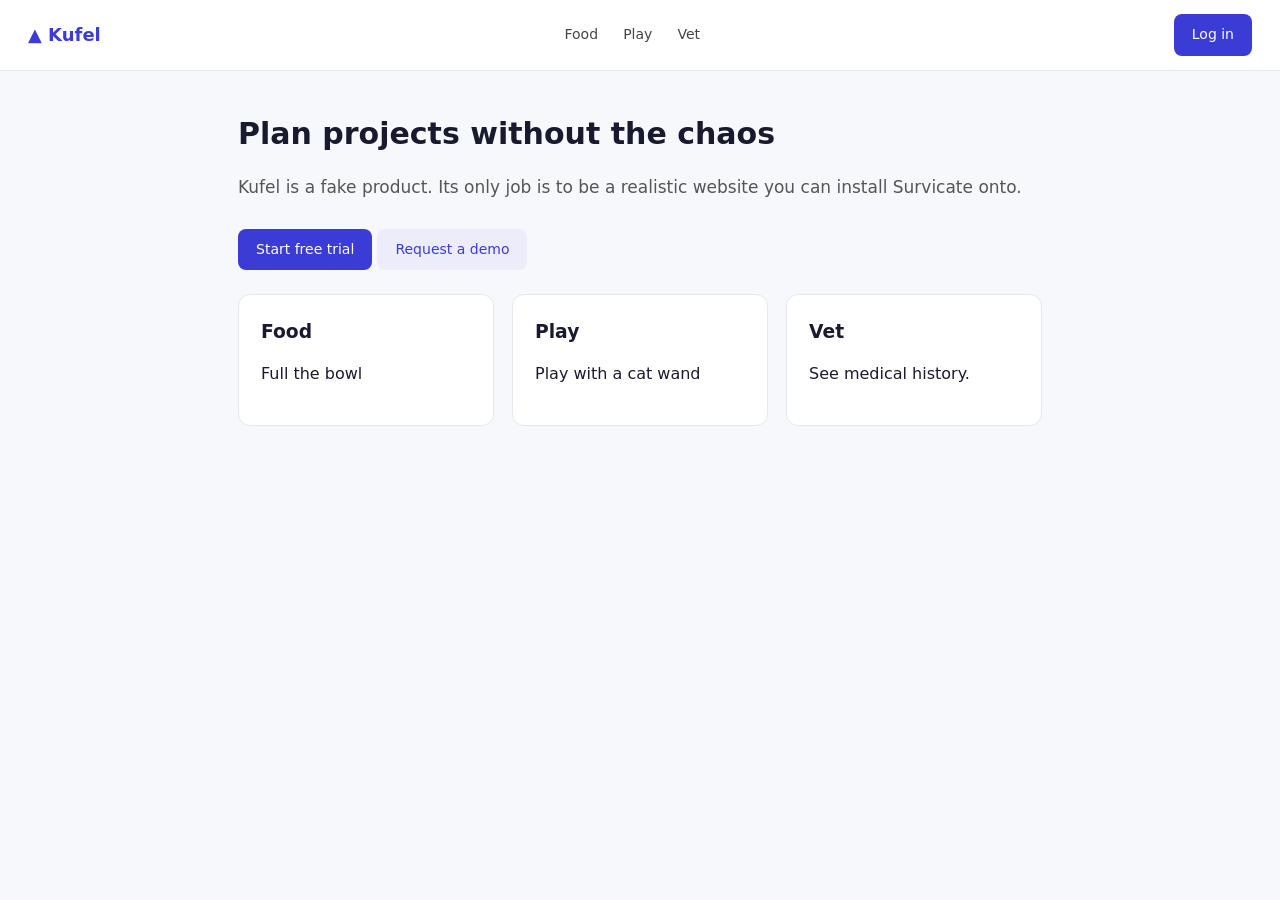
<file: index.html>
<!DOCTYPE html>
<html lang="en">
<head>
  <meta charset="utf-8" />
  <meta name="viewport" content="width=device-width, initial-scale=1" />
  <title>Kufel — Home</title>
  <link rel="stylesheet" href="styles.css" />
</head>
<body>
  <header>
    <a class="logo" href="index.html">▲ Kufel</a>
    <nav>
      <a href="index.html">Food</a>
      <a href="pricing.html">Play</a>
      <a href="account.html">Vet</a>
    </nav>
    <span id="authArea"></span>
  </header>

  <main>
    <h1>Plan projects without the chaos</h1>
    <p class="lead">Kufel is a fake product. Its only job is to be a realistic website you can install Survicate onto.</p>
   
    <p><button onclick="trackAction('trial_started')">Start free trial</button>
    <button class="secondary" onclick="trackAction('demo_requested')">Request a demo</button></p>

    <div class="cards">
      <div class="card"><h3>Food</h3><p>Full the bowl</p></div>
      <div class="card"><h3>Play</h3><p>Play with a cat wand</p></div>
      <div class="card"><h3>Vet</h3><p>See medical history.</p></div>
    </div>
  </main>

  <div id="toast"></div>
  <script src="app.js"></script>

  <!-- ⬇⬇⬇ PHASE 2: your Survicate install snippet goes RIGHT HERE, just before </body>.
       Copy it from your Survicate panel (it comes pre-filled with your Workspace Key).
       Why here? The snippet must load on the page, and putting it last means it
       doesn't block the page's own content from rendering first. -->

  <script src="https://js.appboycdn.com/web-sdk/6.8.0/braze.min.js"></script>
<script>
  braze.initialize('Yf1c23824-266d-46dd-9ca9-f72ac9dbda54', {
    baseUrl: "sdk.iad-03.braze.com",
    enableLogging: true
  });
  braze.automaticallyShowInAppMessages();
  braze.openSession();
</script>
  <!-- Start of Survicate (www.survicate.com) code -->
<script type="text/javascript">
  (function (w) {
    var s = document.createElement('script');
    s.src = 'https://survey.survicate.com/workspaces/11c75dbb4df6c4ffa48c45f5127b8356/web_surveys.js';
    s.async = true;
    var e = document.getElementsByTagName('script')[0];
    e.parentNode.insertBefore(s, e);
  })(window);
</script>
<!-- End of Survicate code -->
</body>
</html>
</file>
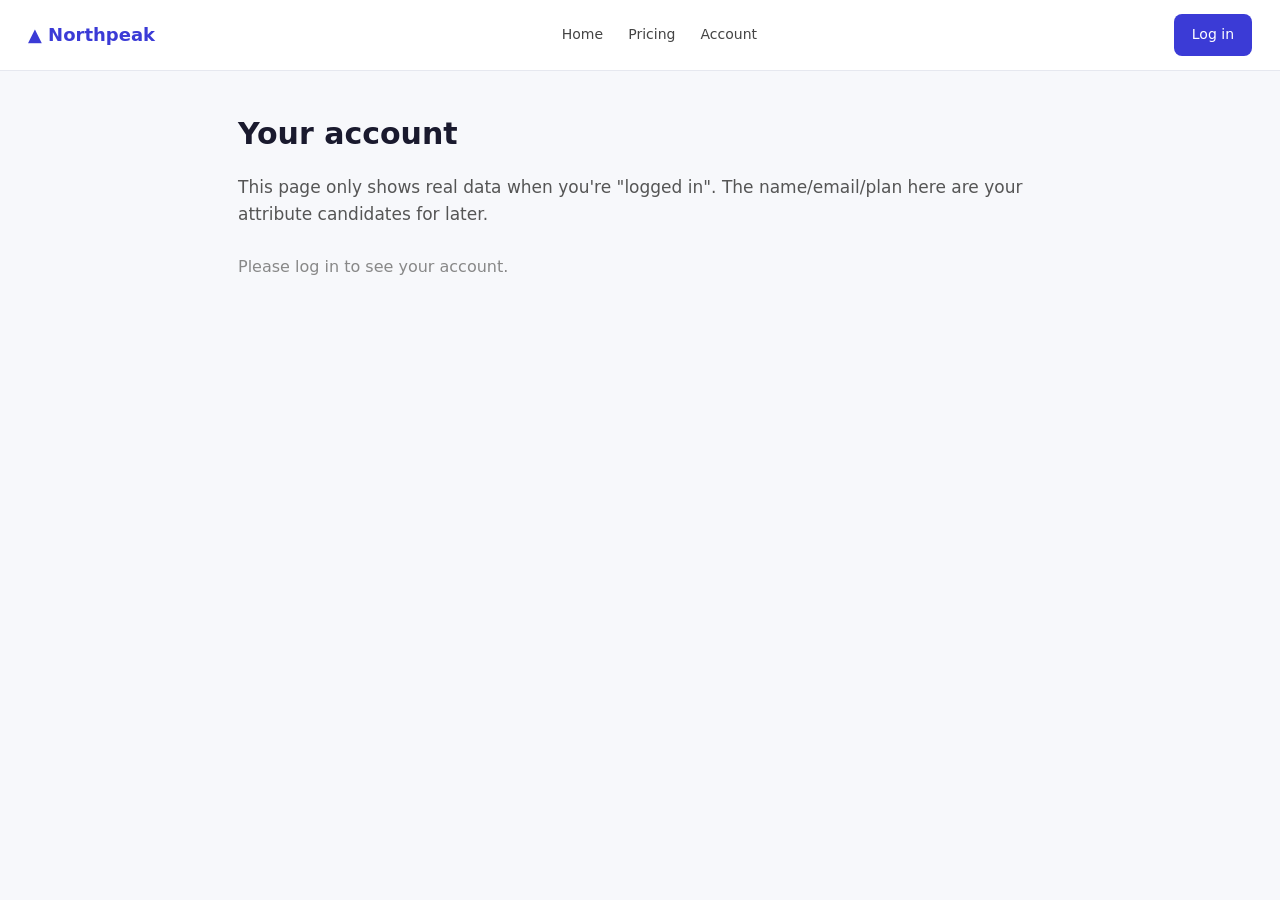
<file: account.html>
<!DOCTYPE html>
<html lang="en">
<head>
  <meta charset="utf-8" />
  <meta name="viewport" content="width=device-width, initial-scale=1" />
  <title>Northpeak — Account</title>
  <link rel="stylesheet" href="styles.css" />
</head>
<body>
  <header>
    <a class="logo" href="index.html">▲ Northpeak</a>
    <nav>
      <a href="index.html">Home</a>
      <a href="pricing.html">Pricing</a>
      <a href="account.html">Account</a>
    </nav>
    <span id="authArea"></span>
  </header>

  <main>
    <h1>Your account</h1>
    <p class="lead">This page only shows real data when you're "logged in". The name/email/plan here are your attribute candidates for later.</p>
    <div id="accountBox"></div>
  </main>

  <div id="toast"></div>
  <script src="app.js"></script>

  <!-- ⬇⬇⬇ PHASE 2: paste the SAME Survicate snippet here too, before </body>. -->

</body>
</html>
</file>
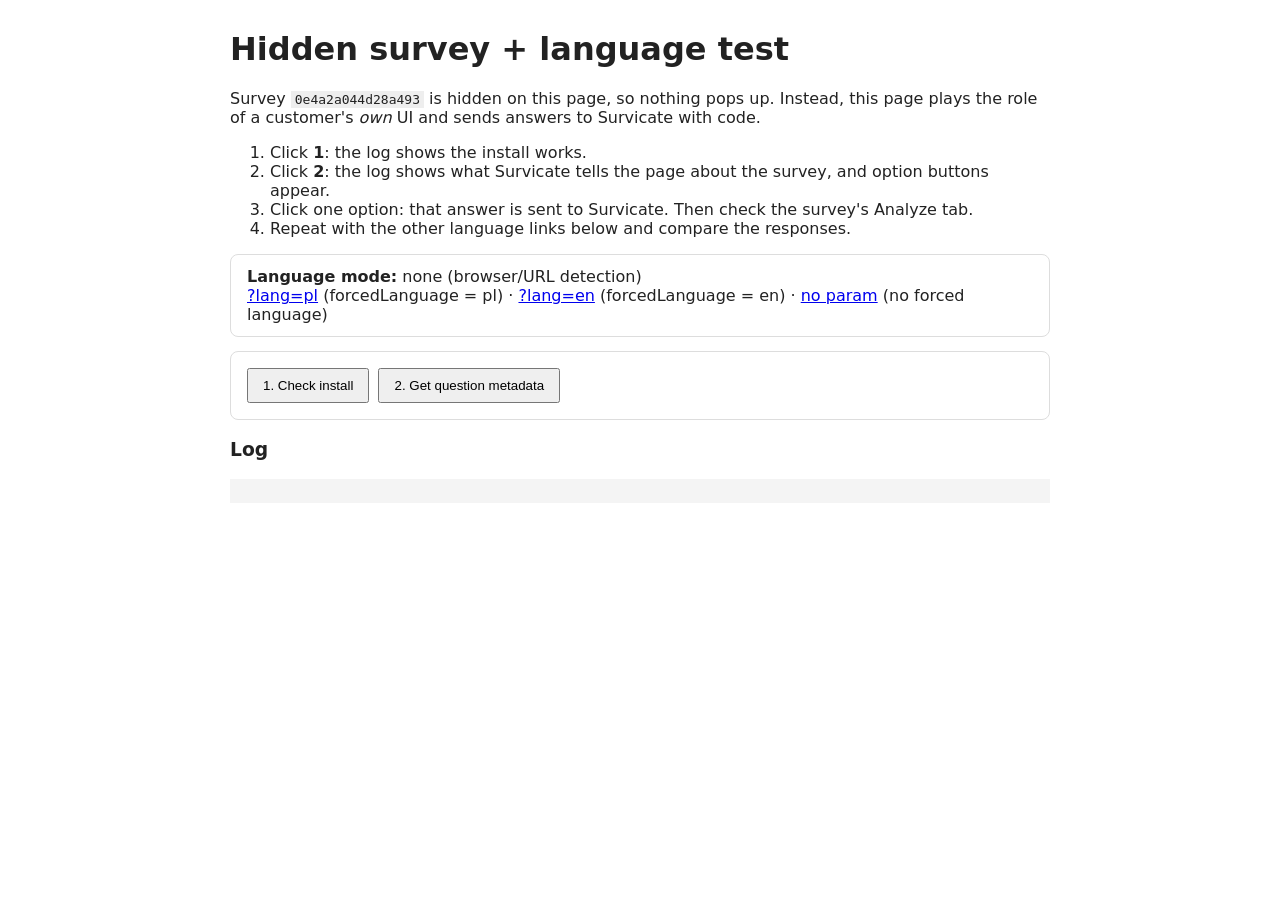
<file: hidden-lang-test-v2.html>
<!DOCTYPE html>
<html lang="en">
<head>
  <meta charset="utf-8">
  <title>Kufel – hidden survey + language test</title>
  <style>
    body { font-family: system-ui, sans-serif; max-width: 820px; margin: 30px auto; padding: 0 16px; color: #222; }
    button { padding: 8px 14px; margin: 4px 4px 4px 0; cursor: pointer; }
    pre { background: #f4f4f4; padding: 12px; overflow: auto; font-size: 12px; max-height: 360px; }
    .box { border: 1px solid #ddd; border-radius: 8px; padding: 12px 16px; margin: 14px 0; }
    code { background: #eee; padding: 1px 4px; }
  </style>
</head>
<body>
  <h1>Hidden survey + language test</h1>
  <p>Survey <code>0e4a2a044d28a493</code> is hidden on this page, so nothing pops up. Instead, this page plays the role of a customer's <em>own</em> UI and sends answers to Survicate with code.</p>
  <ol>
    <li>Click <strong>1</strong>: the log shows the install works.</li>
    <li>Click <strong>2</strong>: the log shows what Survicate tells the page about the survey, and option buttons appear.</li>
    <li>Click one option: that answer is sent to Survicate. Then check the survey's Analyze tab.</li>
    <li>Repeat with the other language links below and compare the responses.</li>
  </ol>

  <div class="box">
    <strong>Language mode:</strong> <span id="mode"></span><br>
    <a href="?lang=pl">?lang=pl</a> (forcedLanguage = pl) ·
    <a href="?lang=en">?lang=en</a> (forcedLanguage = en) ·
    <a href="?">no param</a> (no forced language)
  </div>

  <div class="box">
    <button onclick="checkInstall()">1. Check install</button>
    <button onclick="showMetadata()">2. Get question metadata</button>
    <div id="form"></div>
  </div>

  <h3>Log</h3>
  <pre id="log"></pre>

  <script>
    var SURVEY_ID = '0e4a2a044d28a493';
    var lang = new URLSearchParams(location.search).get('lang');
    document.getElementById('mode').textContent = lang ? 'forcedLanguage = "' + lang + '"' : 'none (browser/URL detection)';

    function log(label, data) {
      var el = document.getElementById('log');
      el.textContent = '[' + new Date().toLocaleTimeString() + '] ' + label + '\n' +
        (data === undefined ? '' : JSON.stringify(data, null, 2) + '\n') + '\n' + el.textContent;
    }

    // Settings must be set BEFORE the Survicate snippet loads
    (function (opts) {
      opts.hiddenSurveys = [SURVEY_ID];
      if (lang) opts.forcedLanguage = lang;
    })(window._sva = window._sva || {});

    window.addEventListener('SurvicateReady', function () {
      log('SurvicateReady fired');
      // Fallback for reporting: language as a visitor attribute
      _sva.setVisitorTraits({ test_language: lang || 'none' });
      log('setVisitorTraits', { test_language: lang || 'none' });
    });

    function checkInstall() {
      log('Install check', {
        workspaceKey_svc: window._svc || null,
        sdkLoaded: !!(window._sva && window._sva.submitAnswer),
        navigatorLanguage: navigator.language
      });
    }

    function showMetadata() {
      try {
        var points = _sva.getSurveyPointsMetadata(SURVEY_ID);
        log('getSurveyPointsMetadata', points);
        renderForm(points);
      } catch (e) { log('ERROR getSurveyPointsMetadata', String(e)); }
    }

    function renderForm(points) {
      var form = document.getElementById('form');
      form.innerHTML = '<p><em>Our own UI, built from the metadata:</em></p>';
      (points || []).forEach(function (p) {
        var pid = p.pointId !== undefined ? p.pointId : p.id;
        var type = p.answerType || p.type || '?';
        if (type === 'button_next') return; // intro/CTA screen, nothing to answer
        var div = document.createElement('div');
        div.className = 'box';
        div.innerHTML = '<strong>Question ' + pid + '</strong> (' + type + ')<br>';
        var isChoice = ['single', 'multiple', 'smiley_scale', 'rating', 'csat'].indexOf(type) !== -1;
        if (isChoice && p.answers && p.answers.length) {
          p.answers.forEach(function (a, i) {
            var aid = a.id !== undefined ? a.id : a;
            var b = document.createElement('button');
            b.textContent = 'Option ' + (i + 1) + ' (answerId ' + aid + ')';
            b.onclick = function () { submit({ pointId: pid, answerId: aid }); };
            div.appendChild(b);
          });
        } else {
          var input = document.createElement('input');
          input.placeholder = type === 'text' ? 'wpisz odpowiedź po polsku' : 'answer (NPS: 0–10)';
          input.style.width = '320px';
          var b = document.createElement('button');
          b.textContent = 'Submit';
          b.onclick = function () {
            var v = input.value.trim();
            submit({ pointId: pid, answer: (type !== 'text' && /^\d+$/.test(v)) ? Number(v) : v });
          };
          div.appendChild(input); div.appendChild(b);
        }
        form.appendChild(div);
      });
    }

    function submit(params) {
      params.surveyId = SURVEY_ID;
      // One response UUID per page load, so all answers from one visit land in ONE response
      if (!window.RESPONSE_UUID) window.RESPONSE_UUID = _sva.getResponseUuid('WidgetSurvey');
      try {
        var r = _sva.submitAnswer(params, window.RESPONSE_UUID);
        log('submitAnswer sent (responseUuid ' + window.RESPONSE_UUID + ')', params);
        if (r && r.then) r.then(function (x) { log('submitAnswer resolved', x); }, function (e) { log('submitAnswer rejected', String(e)); });
      } catch (e) { log('ERROR submitAnswer', String(e)); }
    }
  </script>

  <!-- Start of Survicate (www.survicate.com) code -->
  <script type="text/javascript">
    (function (w) {
      var s = document.createElement('script');
      s.src = 'https://survey.survicate.com/workspaces/11c75dbb4df6c4ffa48c45f5127b8356/web_surveys.js';
      s.async = true;
      var e = document.getElementsByTagName('script')[0];
      e.parentNode.insertBefore(s, e);
    })(window);
  </script>
  <!-- End of Survicate code -->
</body>
</html>
</file>
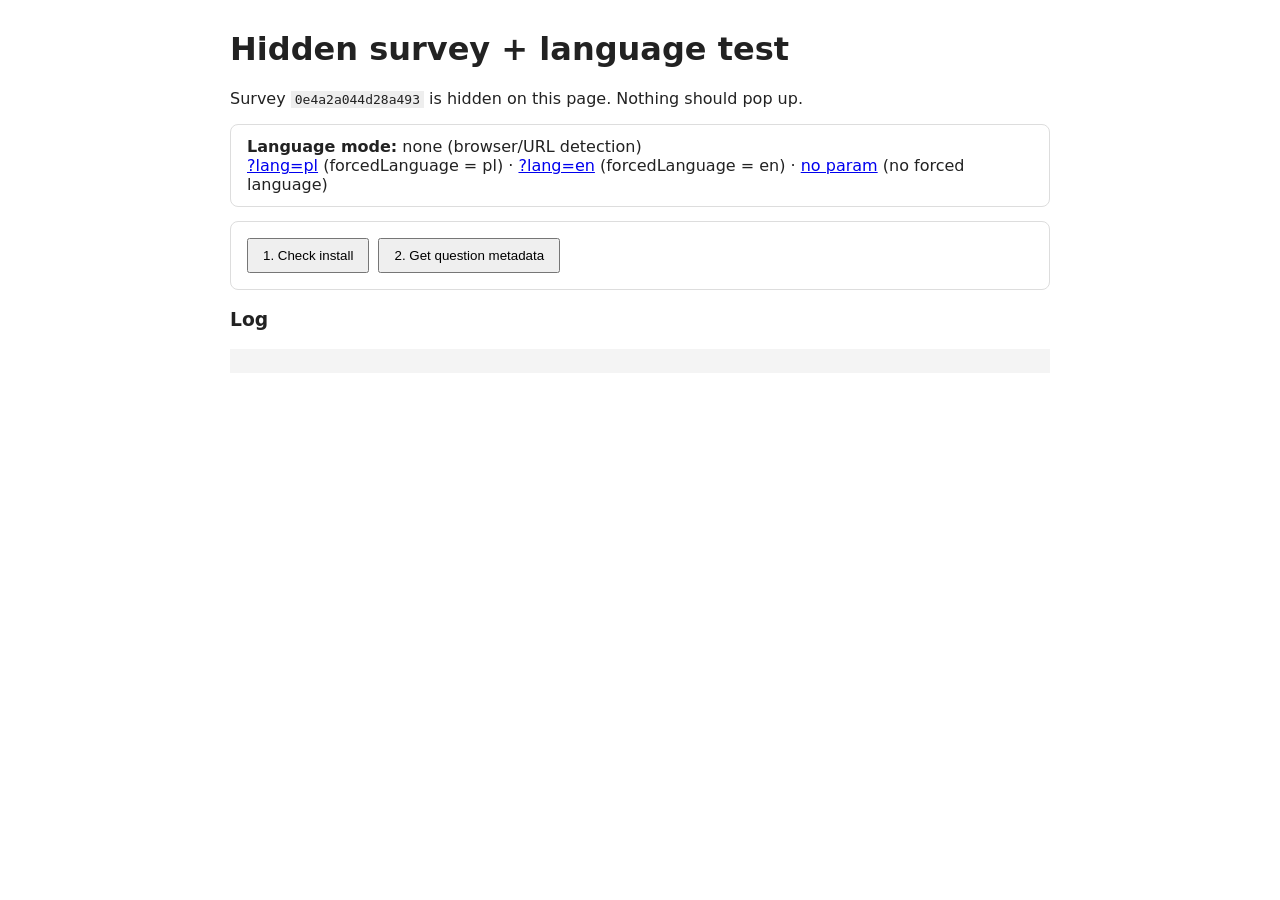
<file: hidden-lang-test.html>
<!DOCTYPE html>
<html lang="en">
<head>
  <meta charset="utf-8">
  <title>Kufel – hidden survey + language test</title>
  <style>
    body { font-family: system-ui, sans-serif; max-width: 820px; margin: 30px auto; padding: 0 16px; color: #222; }
    button { padding: 8px 14px; margin: 4px 4px 4px 0; cursor: pointer; }
    pre { background: #f4f4f4; padding: 12px; overflow: auto; font-size: 12px; max-height: 360px; }
    .box { border: 1px solid #ddd; border-radius: 8px; padding: 12px 16px; margin: 14px 0; }
    code { background: #eee; padding: 1px 4px; }
  </style>
</head>
<body>
  <h1>Hidden survey + language test</h1>
  <p>Survey <code>0e4a2a044d28a493</code> is hidden on this page. Nothing should pop up.</p>

  <div class="box">
    <strong>Language mode:</strong> <span id="mode"></span><br>
    <a href="?lang=pl">?lang=pl</a> (forcedLanguage = pl) ·
    <a href="?lang=en">?lang=en</a> (forcedLanguage = en) ·
    <a href="?">no param</a> (no forced language)
  </div>

  <div class="box">
    <button onclick="checkInstall()">1. Check install</button>
    <button onclick="showMetadata()">2. Get question metadata</button>
    <div id="form"></div>
  </div>

  <h3>Log</h3>
  <pre id="log"></pre>

  <script>
    var SURVEY_ID = '0e4a2a044d28a493';
    var lang = new URLSearchParams(location.search).get('lang');
    document.getElementById('mode').textContent = lang ? 'forcedLanguage = "' + lang + '"' : 'none (browser/URL detection)';

    function log(label, data) {
      var el = document.getElementById('log');
      el.textContent = '[' + new Date().toLocaleTimeString() + '] ' + label + '\n' +
        (data === undefined ? '' : JSON.stringify(data, null, 2) + '\n') + '\n' + el.textContent;
    }

    // Settings must be set BEFORE the Survicate snippet loads
    (function (opts) {
      opts.hiddenSurveys = [SURVEY_ID];
      if (lang) opts.forcedLanguage = lang;
    })(window._sva = window._sva || {});

    window.addEventListener('SurvicateReady', function () {
      log('SurvicateReady fired');
      // Fallback for reporting: language as a visitor attribute
      _sva.setVisitorTraits({ test_language: lang || 'none' });
      log('setVisitorTraits', { test_language: lang || 'none' });
    });

    function checkInstall() {
      log('Install check', {
        workspaceKey_svc: window._svc || null,
        sdkLoaded: !!(window._sva && window._sva.submitAnswer),
        navigatorLanguage: navigator.language
      });
    }

    function showMetadata() {
      try {
        var points = _sva.getSurveyPointsMetadata(SURVEY_ID);
        log('getSurveyPointsMetadata', points);
        renderForm(points);
      } catch (e) { log('ERROR getSurveyPointsMetadata', String(e)); }
    }

    function renderForm(points) {
      var form = document.getElementById('form');
      form.innerHTML = '<p><em>Our own UI, built from the metadata:</em></p>';
      (points || []).forEach(function (p) {
        var div = document.createElement('div');
        div.className = 'box';
        div.innerHTML = '<strong>Point ' + p.id + '</strong> (' + (p.type || p.answerType || '?') + ')<br>';
        if (p.answers && p.answers.length) {
          p.answers.forEach(function (a) {
            var b = document.createElement('button');
            b.textContent = 'answerId ' + (a.id !== undefined ? a.id : a);
            b.onclick = function () { submit({ pointId: p.id, answerId: a.id !== undefined ? a.id : a }); };
            div.appendChild(b);
          });
        } else {
          var input = document.createElement('input');
          input.placeholder = 'answer (NPS: 0–10, or text)';
          var b = document.createElement('button');
          b.textContent = 'Submit';
          b.onclick = function () {
            var v = input.value.trim();
            submit({ pointId: p.id, answer: /^\d+$/.test(v) ? Number(v) : v });
          };
          div.appendChild(input); div.appendChild(b);
        }
        form.appendChild(div);
      });
    }

    function submit(params) {
      params.surveyId = SURVEY_ID;
      try {
        var r = _sva.submitAnswer(params);
        log('submitAnswer sent', params);
        if (r && r.then) r.then(function (x) { log('submitAnswer resolved', x); }, function (e) { log('submitAnswer rejected', String(e)); });
      } catch (e) { log('ERROR submitAnswer', String(e)); }
    }
  </script>

  <!-- Start of Survicate (www.survicate.com) code -->
  <script type="text/javascript">
    (function (w) {
      var s = document.createElement('script');
      s.src = 'https://survey.survicate.com/workspaces/11c75dbb4df6c4ffa48c45f5127b8356/web_surveys.js';
      s.async = true;
      var e = document.getElementsByTagName('script')[0];
      e.parentNode.insertBefore(s, e);
    })(window);
  </script>
  <!-- End of Survicate code -->
</body>
</html>
</file>
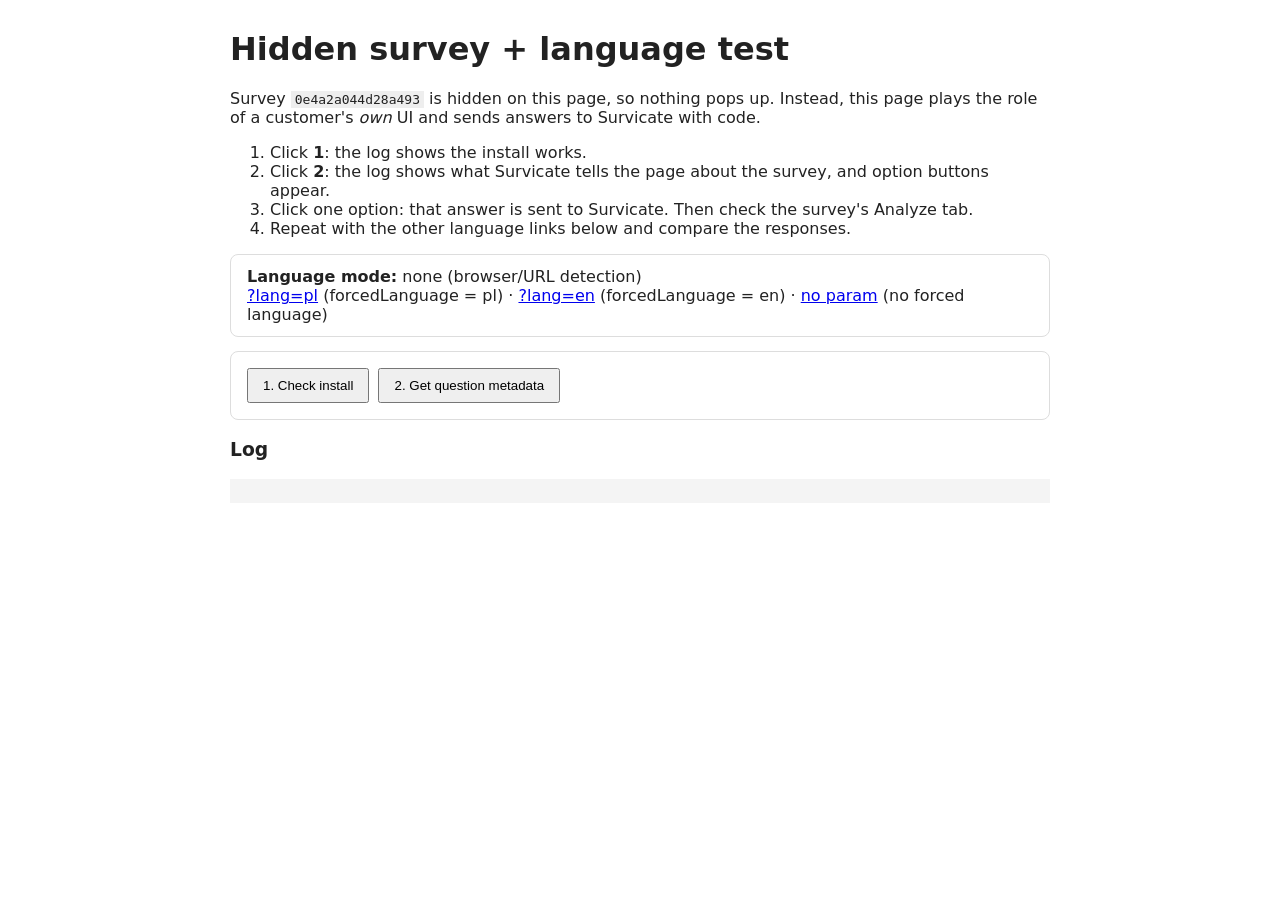
<file: hidden-lang-test_1.html>
<!DOCTYPE html>
<html lang="en">
<head>
  <meta charset="utf-8">
  <title>Kufel – hidden survey + language test</title>
  <style>
    body { font-family: system-ui, sans-serif; max-width: 820px; margin: 30px auto; padding: 0 16px; color: #222; }
    button { padding: 8px 14px; margin: 4px 4px 4px 0; cursor: pointer; }
    pre { background: #f4f4f4; padding: 12px; overflow: auto; font-size: 12px; max-height: 360px; }
    .box { border: 1px solid #ddd; border-radius: 8px; padding: 12px 16px; margin: 14px 0; }
    code { background: #eee; padding: 1px 4px; }
  </style>
</head>
<body>
  <h1>Hidden survey + language test</h1>
  <p>Survey <code>0e4a2a044d28a493</code> is hidden on this page, so nothing pops up. Instead, this page plays the role of a customer's <em>own</em> UI and sends answers to Survicate with code.</p>
  <ol>
    <li>Click <strong>1</strong>: the log shows the install works.</li>
    <li>Click <strong>2</strong>: the log shows what Survicate tells the page about the survey, and option buttons appear.</li>
    <li>Click one option: that answer is sent to Survicate. Then check the survey's Analyze tab.</li>
    <li>Repeat with the other language links below and compare the responses.</li>
  </ol>

  <div class="box">
    <strong>Language mode:</strong> <span id="mode"></span><br>
    <a href="?lang=pl">?lang=pl</a> (forcedLanguage = pl) ·
    <a href="?lang=en">?lang=en</a> (forcedLanguage = en) ·
    <a href="?">no param</a> (no forced language)
  </div>

  <div class="box">
    <button onclick="checkInstall()">1. Check install</button>
    <button onclick="showMetadata()">2. Get question metadata</button>
    <div id="form"></div>
  </div>

  <h3>Log</h3>
  <pre id="log"></pre>

  <script>
    var SURVEY_ID = '0e4a2a044d28a493';
    var lang = new URLSearchParams(location.search).get('lang');
    document.getElementById('mode').textContent = lang ? 'forcedLanguage = "' + lang + '"' : 'none (browser/URL detection)';

    function log(label, data) {
      var el = document.getElementById('log');
      el.textContent = '[' + new Date().toLocaleTimeString() + '] ' + label + '\n' +
        (data === undefined ? '' : JSON.stringify(data, null, 2) + '\n') + '\n' + el.textContent;
    }

    // Settings must be set BEFORE the Survicate snippet loads
    (function (opts) {
      opts.hiddenSurveys = [SURVEY_ID];
      if (lang) opts.forcedLanguage = lang;
    })(window._sva = window._sva || {});

    window.addEventListener('SurvicateReady', function () {
      log('SurvicateReady fired');
      // Fallback for reporting: language as a visitor attribute
      _sva.setVisitorTraits({ test_language: lang || 'none' });
      log('setVisitorTraits', { test_language: lang || 'none' });
    });

    function checkInstall() {
      log('Install check', {
        workspaceKey_svc: window._svc || null,
        sdkLoaded: !!(window._sva && window._sva.submitAnswer),
        navigatorLanguage: navigator.language
      });
    }

    function showMetadata() {
      try {
        var points = _sva.getSurveyPointsMetadata(SURVEY_ID);
        log('getSurveyPointsMetadata', points);
        renderForm(points);
      } catch (e) { log('ERROR getSurveyPointsMetadata', String(e)); }
    }

    function renderForm(points) {
      var form = document.getElementById('form');
      form.innerHTML = '<p><em>Our own UI, built from the metadata:</em></p>';
      (points || []).forEach(function (p) {
        var pid = p.pointId !== undefined ? p.pointId : p.id;
        var type = p.answerType || p.type || '?';
        if (type === 'button_next') return; // intro/CTA screen, nothing to answer
        var div = document.createElement('div');
        div.className = 'box';
        div.innerHTML = '<strong>Question ' + pid + '</strong> (' + type + ')<br>';
        if (p.answers && p.answers.length) {
          p.answers.forEach(function (a, i) {
            var aid = a.id !== undefined ? a.id : a;
            var b = document.createElement('button');
            b.textContent = 'Option ' + (i + 1) + ' (answerId ' + aid + ')';
            b.onclick = function () { submit({ pointId: pid, answerId: aid }); };
            div.appendChild(b);
          });
        } else {
          var input = document.createElement('input');
          input.placeholder = 'answer (NPS: 0–10, or text)';
          var b = document.createElement('button');
          b.textContent = 'Submit';
          b.onclick = function () {
            var v = input.value.trim();
            submit({ pointId: pid, answer: /^\d+$/.test(v) ? Number(v) : v });
          };
          div.appendChild(input); div.appendChild(b);
        }
        form.appendChild(div);
      });
    }

    function submit(params) {
      params.surveyId = SURVEY_ID;
      try {
        var r = _sva.submitAnswer(params);
        log('submitAnswer sent', params);
        if (r && r.then) r.then(function (x) { log('submitAnswer resolved', x); }, function (e) { log('submitAnswer rejected', String(e)); });
      } catch (e) { log('ERROR submitAnswer', String(e)); }
    }
  </script>

  <!-- Start of Survicate (www.survicate.com) code -->
  <script type="text/javascript">
    (function (w) {
      var s = document.createElement('script');
      s.src = 'https://survey.survicate.com/workspaces/11c75dbb4df6c4ffa48c45f5127b8356/web_surveys.js';
      s.async = true;
      var e = document.getElementsByTagName('script')[0];
      e.parentNode.insertBefore(s, e);
    })(window);
  </script>
  <!-- End of Survicate code -->
</body>
</html>
</file>
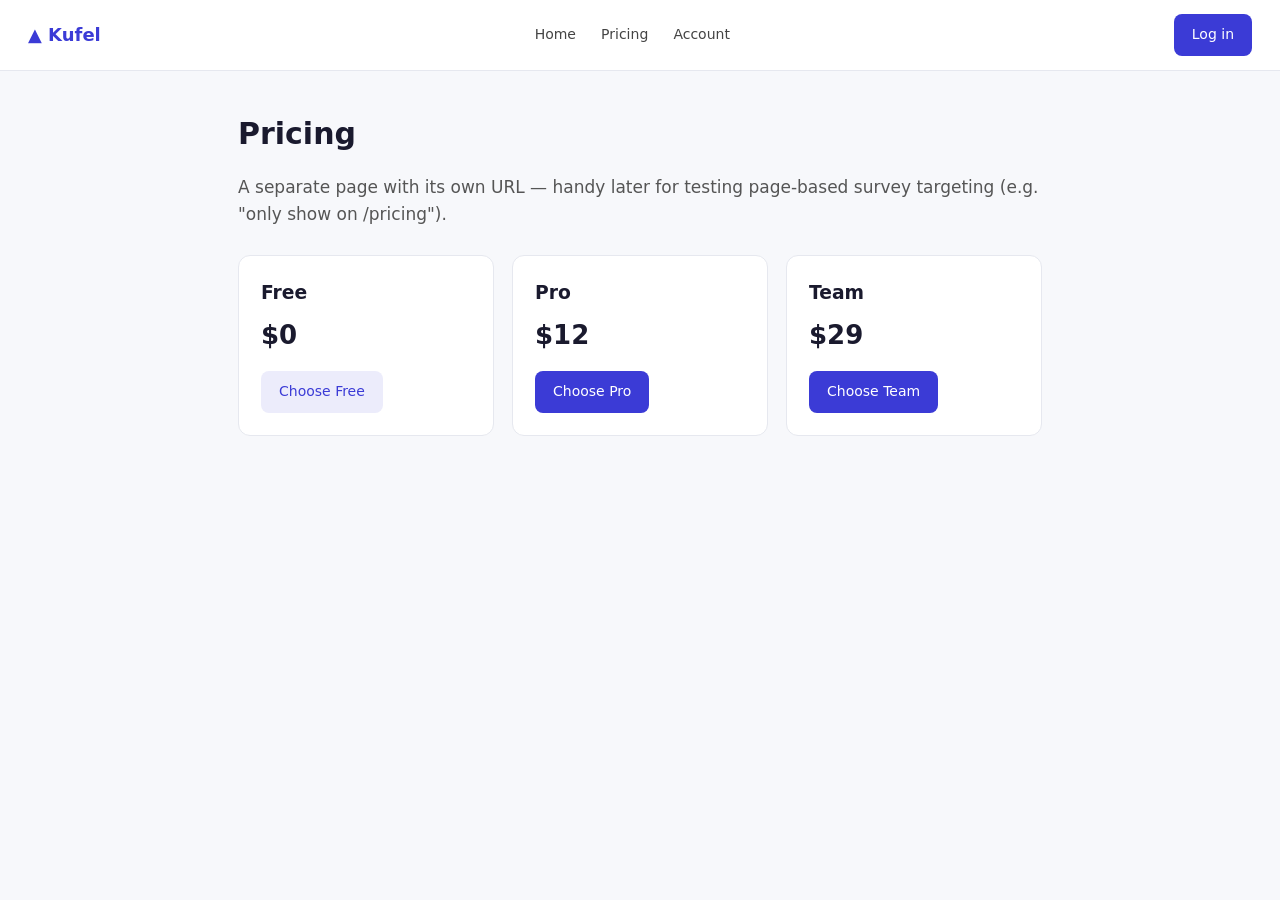
<file: pricing.html>
<!DOCTYPE html>
<html lang="en">
<head>
  <meta charset="utf-8" />
  <meta name="viewport" content="width=device-width, initial-scale=1" />
  <title>Kufel — Pricing</title>
  <link rel="stylesheet" href="styles.css" />
</head>
<body>
  <header>
    <a class="logo" href="index.html">▲ Kufel</a>
    <nav>
      <a href="index.html">Home</a>
      <a href="pricing.html">Pricing</a>
      <a href="account.html">Account</a>
    </nav>
    <span id="authArea"></span>
  </header>

  <main>
    <h1>Pricing</h1>
    <p class="lead">A separate page with its own URL — handy later for testing page-based survey targeting (e.g. "only show on /pricing").</p>

    <div class="cards">
      <div class="card">
        <h3>Free</h3><div class="price">$0</div>
        <button class="secondary" onclick="trackAction('plan_selected_free')">Choose Free</button>
      </div>
      <div class="card">
        <h3>Pro</h3><div class="price">$12</div>
        <button onclick="trackAction('plan_selected_pro')">Choose Pro</button>
      </div>
      <div class="card">
        <h3>Team</h3><div class="price">$29</div>
        <button onclick="trackAction('plan_selected_team')">Choose Team</button>
      </div>
    </div>
  </main>

  <div id="toast"></div>
  <script src="app.js"></script>

  <!-- ⬇⬇⬇ PHASE 2: paste the SAME Survicate snippet here too, before </body>.
       Note the reality this teaches: on a hand-built multi-page site you must add
       the snippet to EVERY page. That's exactly why real sites use a shared
       template/footer include or Google Tag Manager instead. -->
<!-- Start of Survicate (www.survicate.com) code -->
<script type="text/javascript">
  (function (w) {
    var s = document.createElement('script');
    s.src = 'https://survey.survicate.com/workspaces/11c75dbb4df6c4ffa48c45f5127b8356/web_surveys.js';
    s.async = true;
    var e = document.getElementsByTagName('script')[0];
    e.parentNode.insertBefore(s, e);
  })(window);
</script>
<!-- End of Survicate code -->
</body>
</html>
</file>
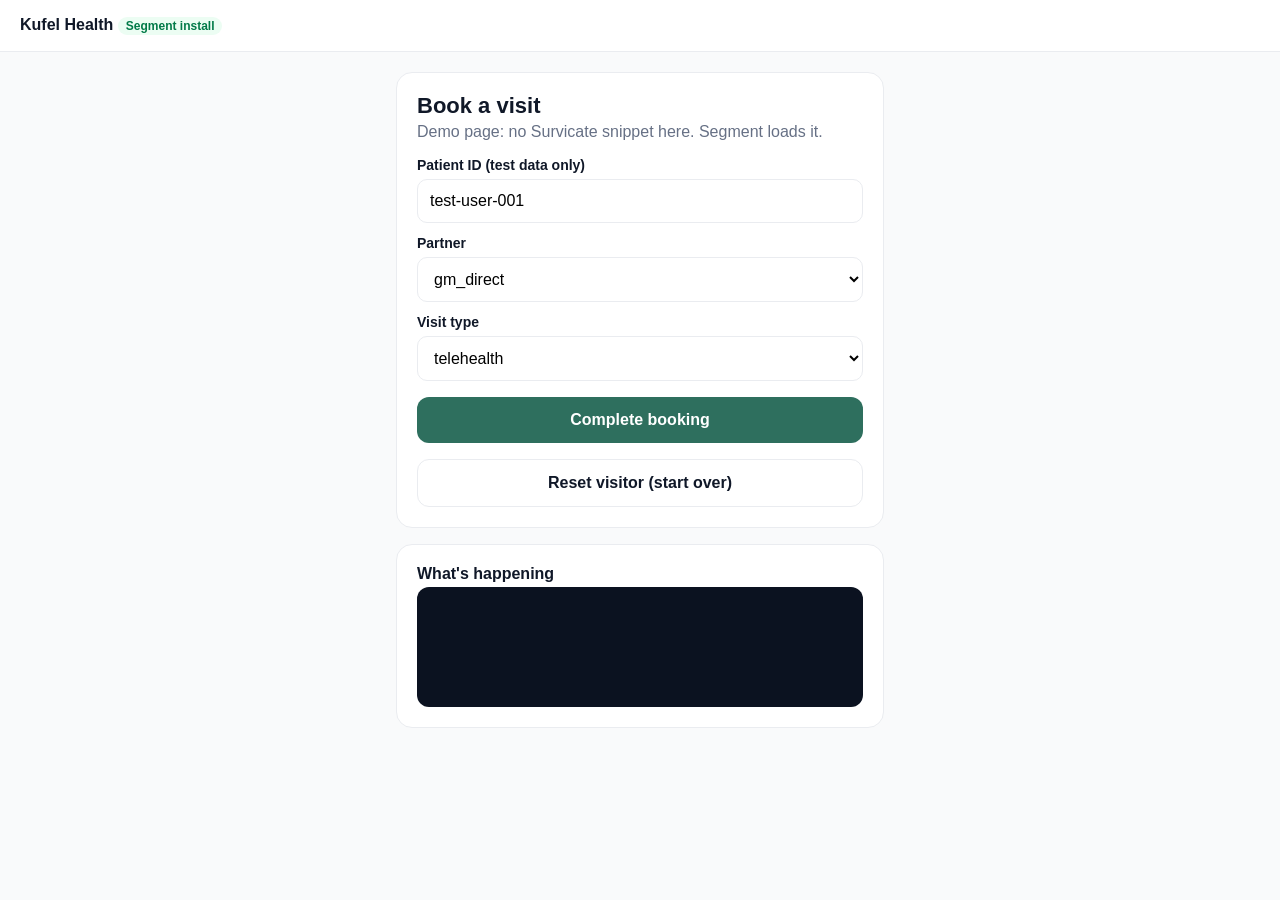
<file: segment.html>
<!doctype html>
<html lang="en">
<head>
<meta charset="utf-8">
<meta name="viewport" content="width=device-width, initial-scale=1">
<title>Kufel — Book a visit (Segment install)</title>

<!-- Segment analytics.js. This is the ONLY install on this page: Segment loads Survicate via the "Survicate (Actions)" destination. -->
<script>
!function(){var i="analytics",analytics=window[i]=window[i]||[];if(!analytics.initialize)if(analytics.invoked)window.console&&console.error&&console.error("Segment snippet included twice.");else{analytics.invoked=!0;analytics.methods=["trackSubmit","trackClick","trackLink","trackForm","pageview","identify","reset","group","track","ready","alias","debug","page","screen","once","off","on","addSourceMiddleware","addIntegrationMiddleware","setAnonymousId","addDestinationMiddleware","register"];analytics.factory=function(e){return function(){if(window[i].initialized)return window[i][e].apply(window[i],arguments);var n=Array.prototype.slice.call(arguments);if(["track","screen","alias","group","page","identify"].indexOf(e)>-1){var c=document.querySelector("link[rel='canonical']");n.push({__t:"bpc",c:c&&c.getAttribute("href")||void 0,p:location.pathname,u:location.href,s:location.search,t:document.title,r:document.referrer})}n.unshift(e);analytics.push(n);return analytics}};for(var n=0;n<analytics.methods.length;n++){var key=analytics.methods[n];analytics[key]=analytics.factory(key)}analytics.load=function(key,n){var t=document.createElement("script");t.type="text/javascript";t.async=!0;t.setAttribute("data-global-segment-analytics-key",i);t.src="https://cdn.segment.com/analytics.js/v1/" + key + "/analytics.min.js";var r=document.getElementsByTagName("script")[0];r.parentNode.insertBefore(t,r);analytics._loadOptions=n};analytics._writeKey="lg3UYCi9UP0A7tWhB3mPXDauJzVXNPwy";;analytics.SNIPPET_VERSION="5.2.0";
analytics.load("lg3UYCi9UP0A7tWhB3mPXDauJzVXNPwy");
analytics.page();
}}();
</script>

<style>
  :root { --ink:#101828; --muted:#667085; --line:#EAECF0; --accent:#2E6F5E; --bg:#F9FAFB; }
  * { box-sizing:border-box; }
  body { margin:0; font-family:-apple-system,BlinkMacSystemFont,"Segoe UI",Roboto,sans-serif; color:var(--ink); background:var(--bg); }
  header { padding:16px 20px; background:#fff; border-bottom:1px solid var(--line); font-weight:700; }
  main { max-width:520px; margin:0 auto; padding:20px 16px 120px; }
  .card { background:#fff; border:1px solid var(--line); border-radius:16px; padding:20px; margin-bottom:16px; }
  h1 { font-size:22px; margin:0 0 4px; } p { color:var(--muted); margin:0 0 16px; }
  /* Scoped to .card so the page's styles don't leak into the Survicate widget */
  .card label { display:block; font-size:14px; font-weight:600; margin:12px 0 6px; }
  .card select, .card input { width:100%; padding:12px; border:1px solid var(--line); border-radius:10px; font-size:16px; background:#fff; }
  .card button { width:100%; margin-top:16px; padding:14px; border:0; border-radius:12px; background:var(--accent); color:#fff; font-size:16px; font-weight:600; cursor:pointer; }
  .card button.secondary { background:#fff; color:var(--ink); border:1px solid var(--line); }
  #log { font:12px/1.5 ui-monospace,Menlo,monospace; background:#0B1220; color:#D1FADF; border-radius:12px; padding:12px; min-height:120px; white-space:pre-wrap; word-break:break-word; }
  .pill { display:inline-block; font-size:12px; padding:2px 8px; border-radius:999px; background:#ECFDF3; color:#027A48; }
</style>
</head>
<body>
<header>Kufel Health <span class="pill">Segment install</span></header>
<main>
  <div class="card">
    <h1>Book a visit</h1>
    <p>Demo page: no Survicate snippet here. Segment loads it.</p>

    <label for="user">Patient ID (test data only)</label>
    <input id="user" value="test-user-001">

    <label for="partner">Partner</label>
    <select id="partner">
      <option value="gm_direct">gm_direct</option>
      <option value="partner_health_system">partner_health_system</option>
      <option value="partner_retail">partner_retail</option>
    </select>

    <label for="visit">Visit type</label>
    <select id="visit">
      <option value="telehealth">telehealth</option>
      <option value="in_person">in_person</option>
    </select>

    <button id="book">Complete booking</button>
    <button id="reset" class="secondary">Reset visitor (start over)</button>
  </div>

  <div class="card">
    <h1 style="font-size:16px">What's happening</h1>
    <div id="log"></div>
  </div>
</main>

<script>
  var logEl = document.getElementById('log');
  function log(msg) {
    var t = new Date().toLocaleTimeString();
    logEl.textContent = '[' + t + '] ' + msg + '\n' + logEl.textContent;
  }

  // 1) Confirm Segment loaded, then check whether Segment loaded Survicate.
  analytics.ready(function () {
    log('Segment analytics.js ready.');
    var tries = 0;
    var check = setInterval(function () {
      tries++;
      if (window._svc && window._svc.workspaceKey) {
        clearInterval(check);
        log('Survicate loaded by Segment (workspace key found via _svc).');
      } else if (tries > 20) {
        clearInterval(check);
        log('Survicate not detected after 10s. Check the destination is enabled in Segment.');
      }
    }, 500);
  });

  // 2) Survicate event listeners -> forwarded to Segment.
  //    This is the workaround for "views/dismissals in Segment": the customer's dev adds a few lines like these.
  window.addEventListener('SurvicateReady', function () {
    log('SurvicateReady fired.');
    if (!window._sva || !window._sva.addEventListener) return;
    window._sva.addEventListener('survey_displayed', function (surveyId) {
      log('Survey displayed: ' + surveyId + ' -> analytics.track("Survey Displayed")');
      analytics.track('Survey Displayed', { survey_id: surveyId });
    });
    window._sva.addEventListener('survey_closed', function (surveyId) {
      log('Survey closed: ' + surveyId + ' -> analytics.track("Survey Closed")');
      analytics.track('Survey Closed', { survey_id: surveyId });
    });
    window._sva.addEventListener('survey_completed', function (surveyId) {
      log('Survey completed: ' + surveyId);
    });
  });

  // 3) The "booking": identify (traits for targeting) + track (event that triggers the survey).
  document.getElementById('book').addEventListener('click', function () {
    var userId = document.getElementById('user').value;
    var partner = document.getElementById('partner').value;
    var visit = document.getElementById('visit').value;

    analytics.identify(userId, { partner: partner, visit_type: visit });
    log('analytics.identify("' + userId + '", { partner: "' + partner + '", visit_type: "' + visit + '" })');

    analytics.track('booking_completed', { partner: partner, visit_type: visit });
    log('analytics.track("booking_completed", { partner, visit_type })');
  });

  document.getElementById('reset').addEventListener('click', function () {
    analytics.reset();
    if (window._sva && window._sva.destroyVisitor) window._sva.destroyVisitor();
    log('Visitor reset (Segment + Survicate). Reload the page to start clean.');
  });
</script>
</body>
</html>
</file>
<file: styles.css>
/* Northpeak — a fake SaaS "client" site used only for testing Survicate.
   Neutral styling on purpose: this is a client's site, not a Survicate asset. */

* { box-sizing: border-box; }
body {
  font-family: system-ui, -apple-system, Segoe UI, Roboto, sans-serif;
  margin: 0; color: #1a1a2e; background: #f7f8fb; line-height: 1.55;
}
header {
  display: flex; align-items: center; justify-content: space-between;
  padding: 14px 28px; background: #fff; border-bottom: 1px solid #e6e8ef;
}
.logo { font-weight: 700; font-size: 18px; color: #3b3bd6; text-decoration: none; }
nav a { margin: 0 10px; color: #444; text-decoration: none; font-size: 14px; }
nav a:hover { color: #3b3bd6; }
#authArea { font-size: 14px; }
#authArea button { margin-left: 10px; }

main { max-width: 860px; margin: 0 auto; padding: 40px 28px; }
h1 { font-size: 30px; margin: 0 0 12px; }
.lead { font-size: 17px; color: #555; margin-bottom: 28px; }

button {
  font: inherit; cursor: pointer; border: none; border-radius: 8px;
  padding: 10px 18px; background: #3b3bd6; color: #fff; font-size: 14px;
}
button.secondary { background: #ececfb; color: #3b3bd6; }
button:hover { opacity: .92; }

.cards { display: flex; gap: 18px; flex-wrap: wrap; margin-top: 24px; }
.card {
  flex: 1 1 220px; background: #fff; border: 1px solid #e6e8ef;
  border-radius: 12px; padding: 22px;
}
.card h3 { margin: 0 0 6px; }
.price { font-size: 26px; font-weight: 700; margin: 8px 0 16px; }

/* little toast so button clicks feel real before Survicate is wired in */
#toast {
  position: fixed; bottom: 20px; left: 50%; transform: translateX(-50%);
  background: #1a1a2e; color: #fff; padding: 10px 18px; border-radius: 8px;
  font-size: 14px; opacity: 0; transition: opacity .25s; pointer-events: none;
}
#toast.show { opacity: 1; }

.profile { background: #fff; border: 1px solid #e6e8ef; border-radius: 12px; padding: 22px; }
.profile dt { font-weight: 600; color: #555; margin-top: 10px; font-size: 13px; }
.profile dd { margin: 0 0 4px; font-size: 15px; }
.muted { color: #888; }
</file>
